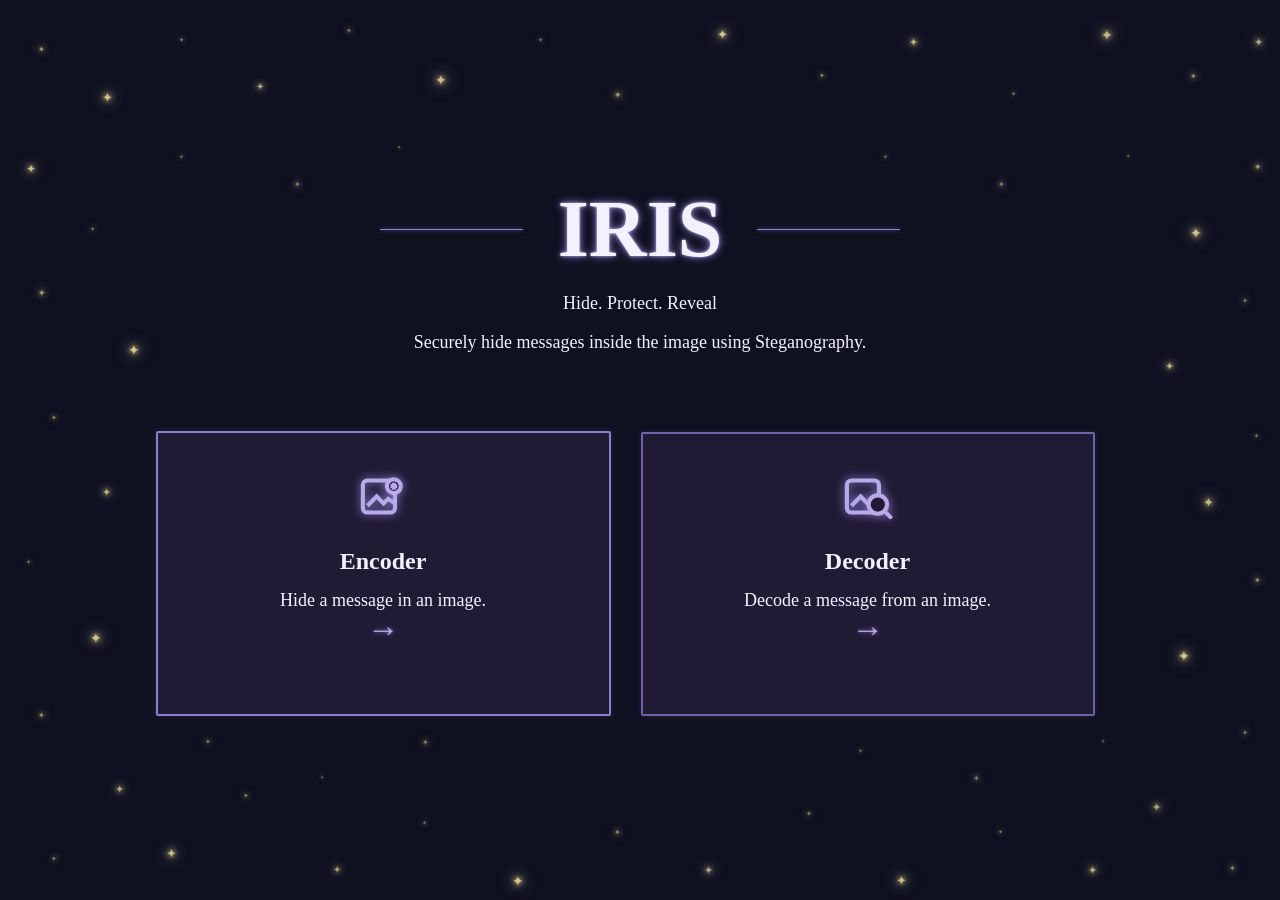
<file: templates/index.html>
<!DOCTYPE html>
<html lang="en">
<head>
    <meta charset="UTF-8">
    <meta name="viewport" content="width=device-width, initial-scale=1.0">
    <title>Iris</title>
    <link rel="stylesheet" href="../static/style.css">
</head>
<body>
    <main>
        <header>
            <h3>IRIS</h3>
            <p>Hide. Protect. Reveal</p>
            <p>Securely hide messages inside the image using Steganography. </p>
        </header>
        <section>
                <a href="/encode" id="encode">
                    <div class="card-icon">
                        <svg width="55" height="55" viewBox="0 0 24 24" fill="none">
                        <rect x="3" y="5" width="14" height="14" rx="2" 
                        stroke="currentColor" stroke-width="1.8"/>
                        <path d="M5 16l4-4 3 3 2-2 3 2"
                        stroke="currentColor" stroke-width="1.8"
                        fill="none"/>
                        <circle cx="16.5" cy="7.5" r="3"
                        fill="#211A35"
                        stroke="currentColor" stroke-width="1.8"/>
                        <path d="M16.5 6v3M15 7.5h3"
                        stroke="currentColor" stroke-width="1.8"/>
                        </svg>
                    </div>
                    <h2>Encoder</h2>
                    <p>Hide a message in an image. </p>
                    <span class="arrow">→</span>
                </a>

                <a href="/decode" id="decode">
                    <div class="card-icon">
                    <svg width="55" height="55" viewBox="0 0 24 24" fill="none">
                    <rect x="3" y="5" width="14" height="14" rx="2"
                    stroke="currentColor" stroke-width="1.8"/>
                    <path d="M5 16l4-4 3 3 2-2 3 2"
                    stroke="currentColor" stroke-width="1.8"
                    fill="none"/>
                    <circle cx="16.5" cy="15.5" r="4"
                        fill="#211A35"
                        stroke="currentColor" stroke-width="1.8"/>
                    <path d="M19.5 18.5L22 21"
                    stroke="currentColor" stroke-width="1.8"
                    stroke-linecap="round"/>
                    </svg>
                    </div>
                    <h2>Decoder</h2>
                    <p>Decode a message from an image. </p>
                    <span class="arrow">→</span>
                </a>
                <br><br>
        </section>  
    </main>
    <div id="star-container"></div>
    <script src="../static/script_home.js"></script>
</body>
</html>
</file>
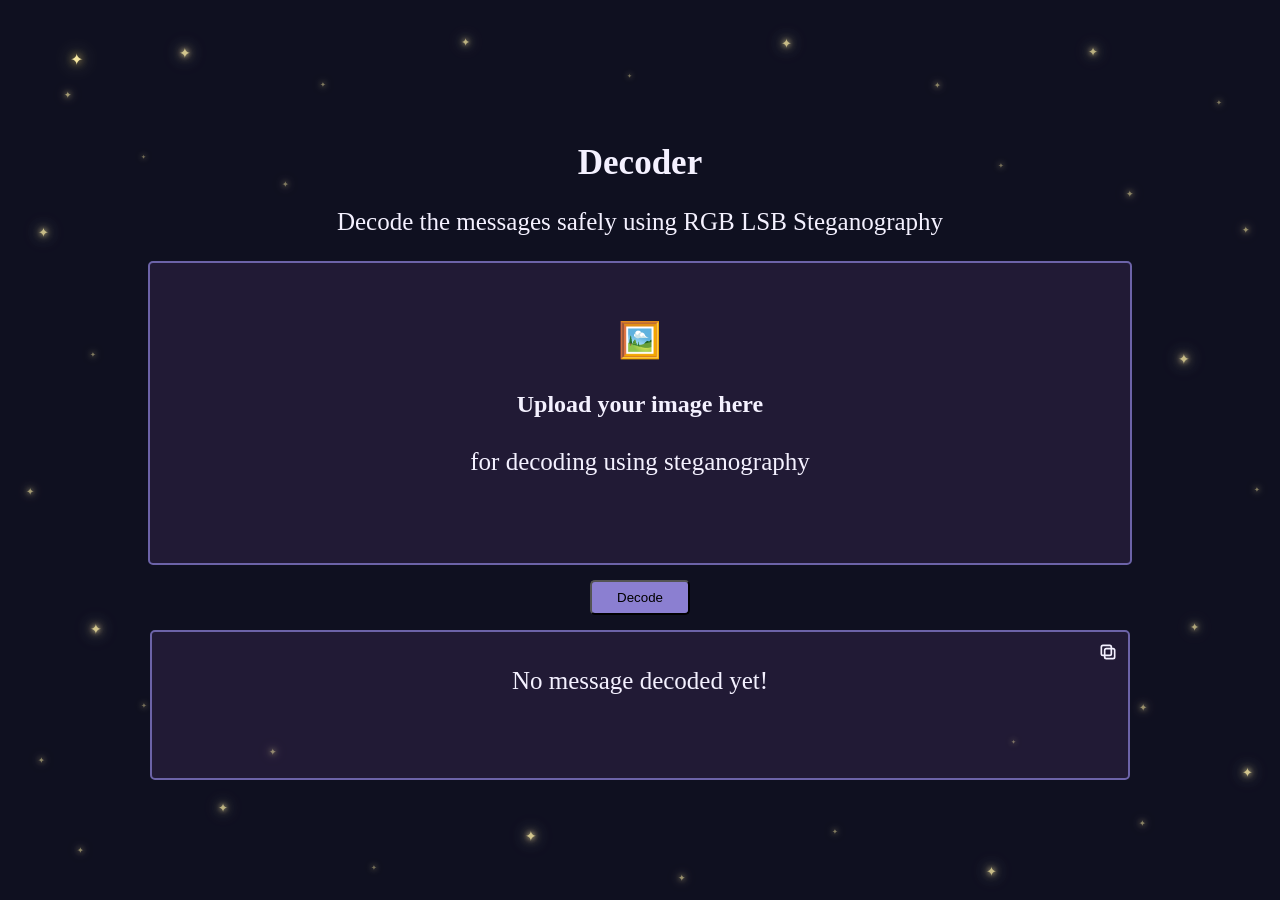
<file: templates/decode.html>
<!DOCTYPE html>
<html lang="en">
<head>
    <meta charset="UTF-8">
    <meta name="viewport" content="width=device-width, initial-scale=1.0">
    <title>Decoder</title>
    <link rel="stylesheet" href="../static/decode.css">
</head>
<body>
    <main id="ui_body">
        <header>
            <h1>Decoder</h1>
            <p>Decode the messages safely using RGB LSB Steganography</p>
        </header>
        <section>
            <label class="image-upload-card">
                <h1>🖼️</h1>
                <h2>Upload your image here</h2>
                <p>for decoding using steganography </p>
                <input type="file" id="image" accept="image/*">
                <p id="file_name"></p>
            </label>
            <button id="btn1">Decode</button>
            <div id="message_card">
                <p id="decoded_message" >No message decoded yet!</p>
                    <span id="copy_icon">
                        <svg width="20" height="20" viewBox="0 0 24 24" fill="none">
                            <rect x="8" y="8" width="12" height="12" rx="2" stroke="currentColor" stroke-width="2"/>
                            <rect x="4" y="4" width="12" height="12" rx="2" stroke="currentColor" stroke-width="2"/>
                        </svg>
                    </span>
            </div>
        </section>
    </main>
    <div id="star-container"></div>
    <span class="star">✦</span>
    <script src="../static/script_decode.js"></script>
</body>
</html>
</file>
<file: static/style.css>
body{
    margin: 0px;
    display: flex;
    align-items: center;
    justify-content: center;
    flex-direction: column;
    min-height: 100vh;
    background-color: #0F1020;
}

h3{
    display: flex;
    align-items: center;
    gap: 35px;

    text-align: center;
    color: #F4F1FF;
    margin: 0;
    font-size: 80px;

    text-shadow:
        0 0 3px #B8A9E8,
        0 0 8px #8B7FD1;

    width: 520px;
}

h3::before,
h3::after{
    content: "";
    height: 1px;
    flex: 1;

    background-color: #8B7FD1;
    box-shadow: 0 0 5px #8B7FD1;
}

p{
    color:#F4F1FF;
    text-align: center;
    font-size: 18px;
}

section{
    display: flex;
    align-items: center;
    justify-content: center;
    flex-direction: row;
    gap: 30px;
    margin-top: 60px;
}

a{
    color: #F4F1FF;
}

a:hover{
    color: #F6E7A1;
    transform: scale(1.02);

    text-shadow: 0 0 5px #B8A9E8;

    box-shadow:
        0 0 8px rgba(139, 127, 209, 0.35),
        0 0 18px rgba(184, 169, 232, 0.15);
}

main{
    display: flex;
    flex-direction: column;
    align-items: center;
    position: relative;
    z-index: 1;
}

#encode {
    display: block;
    border: 2px solid #8B7FD1;
    border-radius: 2px;
    height: 260px;
    width: 430px;
    text-align: center;
    background-color: #211A35;
    text-decoration: none;
    transition: ease-in-out 0.2s;
    padding: 10.5px;
}

#decode {
    display: block;
    border: 2px solid #6C63A8;
    border-radius: 2px;
    height: 260px;
    width: 430px;
    text-align: center;
    background-color: #211A35;
    text-decoration: none;
    transition: ease-in-out 0.2s;
    padding: 10px;   
}

#star-container{
    position: fixed;
    inset: 0;
    pointer-events: none;
    z-index: 0;
}

.generated_star{
    position: absolute;
    color: #F6E7A1;

    text-shadow:
        0 0 5px #F6E7A1,
        0 0 10px #F6E7A1,
        0 0 18px #F6E7A1,
        0 0 28px #B8A9E8;

    animation: twinkle 3s ease-in-out infinite;
    pointer-events: none;
}

@keyframes twinkle{
    0%, 100%{
        opacity: 1;
        transform: scale(1);
    }

    50%{
        opacity: 0.55;
        transform: scale(0.8);
    }
}

.arrow{
    color: #B8A9E8;
    font-size: 32px;
    transition: ease-in-out 0.2s;
    text-shadow: 0 0 4px #8B7FD1;
}

a:hover .arrow{
    color: #F6E7A1;
    transform: translateX(5px);
    text-shadow: 0 0 8px #B8A9E8;
}

#encode, #decode{
    display: flex;
    flex-direction: column;
    align-items: center;
    box-shadow:
    0 0 6px rgba(139, 127, 209, 0.18);
}
#encode h2, #decode h2{
    margin-top: 20px;
    margin-bottom: 15px;
}

#encode p, #decode p{
    margin: 0;
}

.card-icon{
    margin-top: 25px;
    color: #B8A9E8;
    filter: drop-shadow(0 0 5px #8B7FD1);
}

a:hover .card-icon{
    color: #F6E7A1;
    filter: drop-shadow(0 0 7px #B8A9E8);
}

@media (max-width: 900px){

    section{
        flex-direction: column;
        gap: 25px;
        margin-top: 40px;
    }

    #encode, #decode{
        width: 350px;
    }

    h3{
        font-size: 65px;
    }
}
</file>
<file: static/decode.css>
body{
    background-color: #0F1020 ;
    display: flex;
    flex-direction: column;
    align-items: center;
    justify-content: center;
    min-height: 100vh;
    margin: 0px;
}

.image-upload-card{
    height: 300px;
    width: 980px;
    background-color: #211A35;
    border: 2px solid #6C63A8;
    cursor: pointer;
    display: flex;
    flex-direction: column;
    align-items: center;
    justify-content: center;
    border-radius: 5px;
    color: #F4F1FF ;
    margin: 0px;
    gap: 30px;
}

section{
    display: flex;
    flex-direction: column;
    gap: 15px;
    justify-content: center;
    align-items: center;
}

header{
    text-align: center;
    color: #F4F1FF;
    margin-top: 0px;
}

p{
    font-size: 25px;
}

h1{
    font-size: 35px;
}

#message{
    height: 50px;
    width: 980px;
    border: 2px solid #6C63A8;
    border-radius: 5px;
    background-color: #B8A9E8;
    resize: vertical;
    min-height: 50px;
}

#btn1{
    height: 35px;
    width: 100px;
    background-color: #8B7FD1;
    border-radius: 5px;
}

.image-upload-card>h1, .image-upload-card>h2, .image-upload-card>p {
    margin: 0px;
}

#image {
    display: none;
}

#file_name{
    font-size: 20px;
}

#download_button {
    height: 35px;
    width: 100px;
    background-color: #8B7FD1;
    border-radius: 5px;
}

#encoded_image {
    max-width: 700px;
    max-height: 400px;
}

.star {
    position: fixed;
    top: 50px;
    left: 70px;
    color: #F6E7A1;
    text-shadow: 0 0 8px #FFE66D, 0 0 20px #F6E7A1;
    animation: twinkle 5s ease-in-out infinite;
    pointer-events: none;
}


#star-container {
    position: fixed;
    inset: 0;
    width: 100%;
    height: 100%;
    pointer-events: none;
    z-index: 0;
}

.generated_star{
    position: absolute;
    color: #F6E7A1;

    text-shadow:
        0 0 5px #F6E7A1,
        0 0 10px #F6E7A1,
        0 0 18px #F6E7A1,
        0 0 28px #B8A9E8;

    animation: twinkle 3s ease-in-out infinite;
    pointer-events: none;
}

@keyframes twinkle{
    0%, 100%{
        opacity: 1;
        transform: scale(1);
    }

    50%{
        opacity: 0.55;
        transform: scale(0.8);
    }
}

#message_card {
    height: 150px;
    width: 980px;
    background-color: #211A35;
    /*background-color: #8B7FD1;*/
    border-radius: 5px;
    border: 2px solid #6C63A8;
    color: #F4F1FF;
    padding: 10px;
    box-sizing: border-box;
    text-align: center;
    align-items: center;
    justify-content: center;
    overflow-y: auto;
    position: relative;
}

#copy_icon {
    position: absolute;
    top: 10px;
    right: 10px;
    cursor: pointer;
}

@media (max-width: 900px){

    header{
        width: 90%;
    }

    header h1{
        font-size: 48px;
    }

    header p{
        font-size: 18px;
        line-height: 1.4;
    }

    section{
        width: 90%;
    }

    .image-upload-card,
    #message_card{
        width: 100%;
        max-width: 600px;
        box-sizing: border-box;
    }

}
</file>
